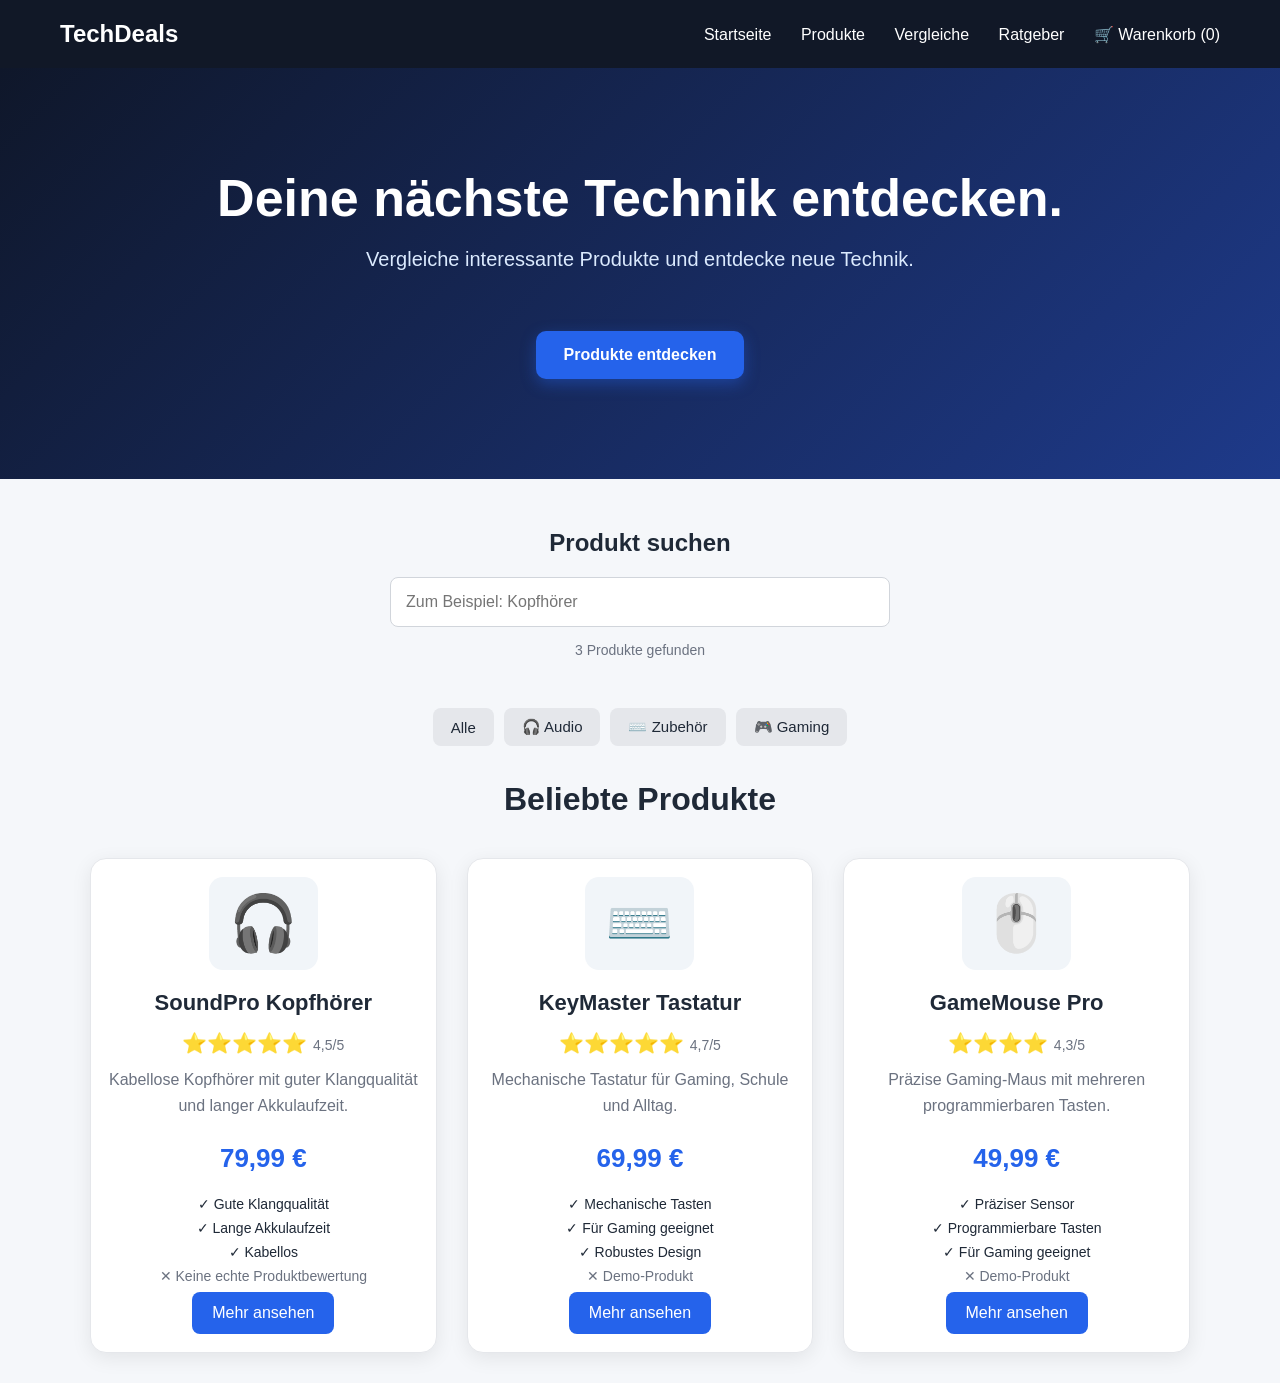
<file: index.html>
<!DOCTYPE html>
<html lang="de">

<head>
    <meta charset="UTF-8">
    <meta name="viewport" content="width=device-width, initial-scale=1.0">

    <title>TechDeals – Technik entdecken</title>

    <link rel="stylesheet" href="style.css">
</head>

<body>

    <header>
        <div class="logo">TechDeals</div>

        <nav>
            <a href="index.html">Startseite</a>
            <a href="produkte.html">Produkte</a>
            <a href="vergleich.html">Vergleiche</a>
            <a href="ratgeber.html">Ratgeber</a>
            <a href="warenkorb.html" id="warenkorbLink">🛒 Warenkorb (0)</a>
        </nav>
    </header>

    <main>

        <section class="hero">
            <h1>Deine nächste Technik entdecken.</h1>

            <p>
                Vergleiche interessante Produkte und
                entdecke neue Technik.
            </p>

            <a href="#" class="button">
                Produkte entdecken
            </a>
        </section>
        <section class="search-section">

    <h2>Produkt suchen</h2>

    <input
        type="text"
        id="produktsuche"
        placeholder="Zum Beispiel: Kopfhörer"
        oninput="sucheProdukte()"
    >

    <p id="produktAnzahl">3 Produkte gefunden</p>

</section><section class="products">
<div class="categories">

    <button onclick="filterProdukte('alle')">Alle</button>
    <button onclick="filterProdukte('audio')">🎧 Audio</button>
    <button onclick="filterProdukte('zubehoer')">⌨️ Zubehör</button>
    <button onclick="filterProdukte('gaming')">🎮 Gaming</button>

</div>
            <h2>Beliebte Produkte</h2>

            <div class="product-grid">
              <div class="product-card" data-kategorie="audio">

    <div class="product-icon">🎧</div>

    <h3>SoundPro Kopfhörer</h3>

    <div class="rating">⭐⭐⭐⭐⭐ <span>4,5/5</span></div>

    <p>
        Kabellose Kopfhörer mit guter Klangqualität
        und langer Akkulaufzeit.
    </p>

    <div class="price">79,99 €</div>

    <ul class="pros-cons">
        <li>✓ Gute Klangqualität</li>
        <li>✓ Lange Akkulaufzeit</li>
        <li>✓ Kabellos</li>
        <li class="negative">✕ Keine echte Produktbewertung</li>
    </ul>

    <a href="produkt.html" class="product-button">
        Mehr ansehen
    </a>

</div>  

                <div class="product-card" data-kategorie="zubehoer">

    <div class="product-icon">⌨️</div>

    <h3>KeyMaster Tastatur</h3>

    <div class="rating">⭐⭐⭐⭐⭐ <span>4,7/5</span></div>

    <p>
        Mechanische Tastatur für Gaming,
        Schule und Alltag.
    </p>

    <div class="price">69,99 €</div>

    <ul class="pros-cons">
        <li>✓ Mechanische Tasten</li>
        <li>✓ Für Gaming geeignet</li>
        <li>✓ Robustes Design</li>
        <li class="negative">✕ Demo-Produkt</li>
    </ul>

    <a href="keymaster.html" class="product-button">
        Mehr ansehen
    </a>

</div>

                <div class="product-card" data-kategorie="gaming">

    <div class="product-icon">🖱️</div>

    <h3>GameMouse Pro</h3>

    <div class="rating">⭐⭐⭐⭐ <span>4,3/5</span></div>

    <p>
        Präzise Gaming-Maus mit mehreren
        programmierbaren Tasten.
    </p>

    <div class="price">49,99 €</div>

    <ul class="pros-cons">
        <li>✓ Präziser Sensor</li>
        <li>✓ Programmierbare Tasten</li>
        <li>✓ Für Gaming geeignet</li>
        <li class="negative">✕ Demo-Produkt</li>
    </ul>

    <a href="gamemouse.html" class="product-button">
        Mehr ansehen
    </a>

</div>

            </div>

        </section>
    </main>

<script src="script.js"></script></body>

</html>
</file>
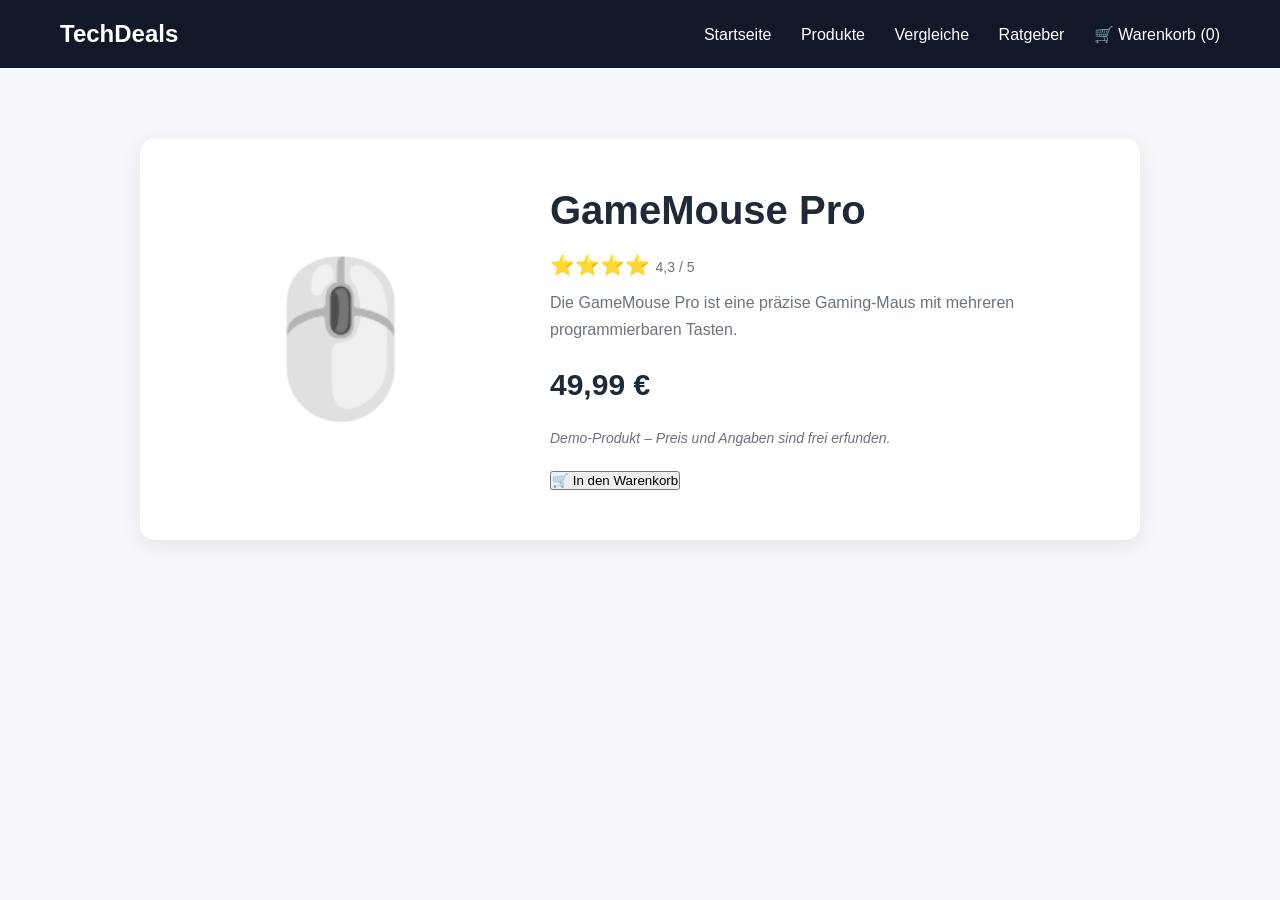
<file: gamemouse.html>
<!DOCTYPE html>
<html lang="de">

<head>
    <meta charset="UTF-8">
    <meta name="viewport" content="width=device-width, initial-scale=1.0">

    <title>GameMouse Pro – TechDeals</title>

    <link rel="stylesheet" href="style.css">
</head>

<body>

    <header>

        <div class="logo">TechDeals</div>

        <nav>
            <a href="index.html">Startseite</a>
            <a href="produkte.html">Produkte</a>
            <a href="vergleich.html">Vergleiche</a>
            <a href="ratgeber.html">Ratgeber</a>
            <a href="warenkorb.html" id="warenkorbLink">🛒 Warenkorb (0)</a>
        </nav>

    </header>


    <main>

        <section class="product-detail">

            <div class="product-detail-icon">
                🖱️
            </div>


            <div class="product-info">

                <h1>GameMouse Pro</h1>

                <div class="rating">
                    ⭐⭐⭐⭐
                    <span>4,3 / 5</span>
                </div>

                <p>
                    Die GameMouse Pro ist eine präzise Gaming-Maus
                    mit mehreren programmierbaren Tasten.
                </p>

                <h2>49,99 €</h2>

                <p class="demo-notice">
                    Demo-Produkt – Preis und Angaben sind frei erfunden.
                </p>

              <button
    class="cart-button"
    onclick="inWarenkorb('GameMouse', 49.99)">
    🛒 In den Warenkorb
</button>  

            </div>

        </section>

    </main>
<script src="script.js"></script>
</body>

</html>
</file>
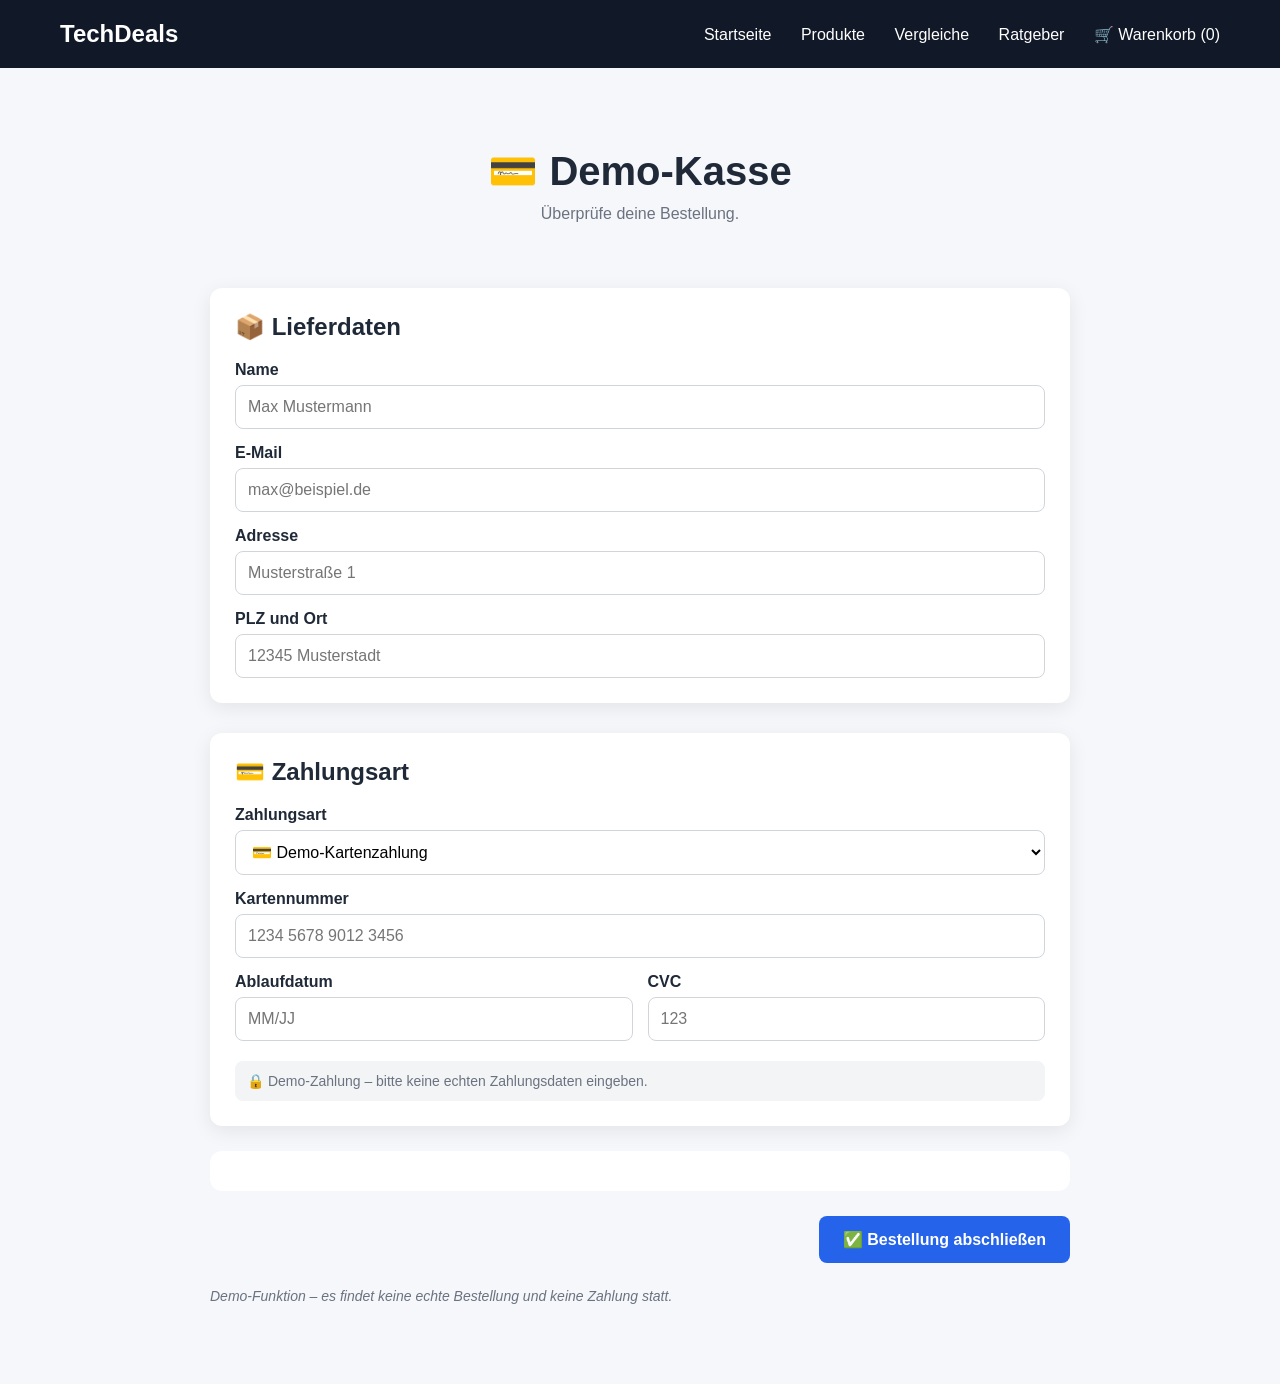
<file: kasse.html>
<!DOCTYPE html>
<html lang="de">

<head>
    <meta charset="UTF-8">
    <meta name="viewport" content="width=device-width, initial-scale=1.0">

    <title>Kasse – TechDeals</title>

    <link rel="stylesheet" href="style.css">
</head>

<body>

    <header>

        <div class="logo">TechDeals</div>

        <nav>
            <a href="index.html">Startseite</a>
            <a href="produkte.html">Produkte</a>
            <a href="vergleich.html">Vergleiche</a>
            <a href="ratgeber.html">Ratgeber</a>
            <a href="warenkorb.html" id="warenkorbLink">
                🛒 Warenkorb (0)
            </a>
        </nav>

    </header>

    <main>

        <section class="checkout">

            <h1>💳 Demo-Kasse</h1>

            <p class="checkout-intro">
                Überprüfe deine Bestellung.
            </p>


            <div id="kassenAnzeige">
                <!-- Bestellung wird hier angezeigt -->
            </div>
<div class="customer-form">

    <h2>📦 Lieferdaten</h2>

    <label for="name">Name</label>
    <input type="text" id="name" placeholder="Max Mustermann">

    <label for="email">E-Mail</label>
    <input type="email" id="email" placeholder="max@beispiel.de">

    <label for="adresse">Adresse</label>
    <input type="text" id="adresse" placeholder="Musterstraße 1">

    <label for="ort">PLZ und Ort</label>
    <input type="text" id="ort" placeholder="12345 Musterstadt">

</div>
<div class="payment-form">

    <h2>💳 Zahlungsart</h2>

    <label for="zahlung">Zahlungsart</label>

    <select id="zahlung" onchange="zahlungsartAendern()">
        <option value="karte">💳 Demo-Kartenzahlung</option>
        <option value="paypal">🅿️ Demo-PayPal</option>
        <option value="ueberweisung">🏦 Demo-Überweisung</option>
    </select>

    <div id="kartenDaten">

        <label for="kartennummer">Kartennummer</label>
        <input
            type="text"
            id="kartennummer"
            placeholder="1234 5678 9012 3456">

        <div class="card-row">

            <div>
                <label for="ablaufdatum">Ablaufdatum</label>
                <input
                    type="text"
                    id="ablaufdatum"
                    placeholder="MM/JJ">
            </div>

            <div>
                <label for="cvc">CVC</label>
                <input
                    type="text"
                    id="cvc"
                    placeholder="123">
            </div>

        </div>

    </div>

    <p class="payment-demo-notice">
        🔒 Demo-Zahlung – bitte keine echten Zahlungsdaten eingeben.
    </p>

</div>
            <div id="kassenSumme"></div>

            <button class="order-button" onclick="bestellungAbschliessen()">
                ✅ Bestellung abschließen
            </button>

            <p class="demo-notice">
                Demo-Funktion – es findet keine echte Bestellung
                und keine Zahlung statt.
            </p>

        </section>

    </main>

    <script src="script.js"></script>

</body>

</html>
</file>
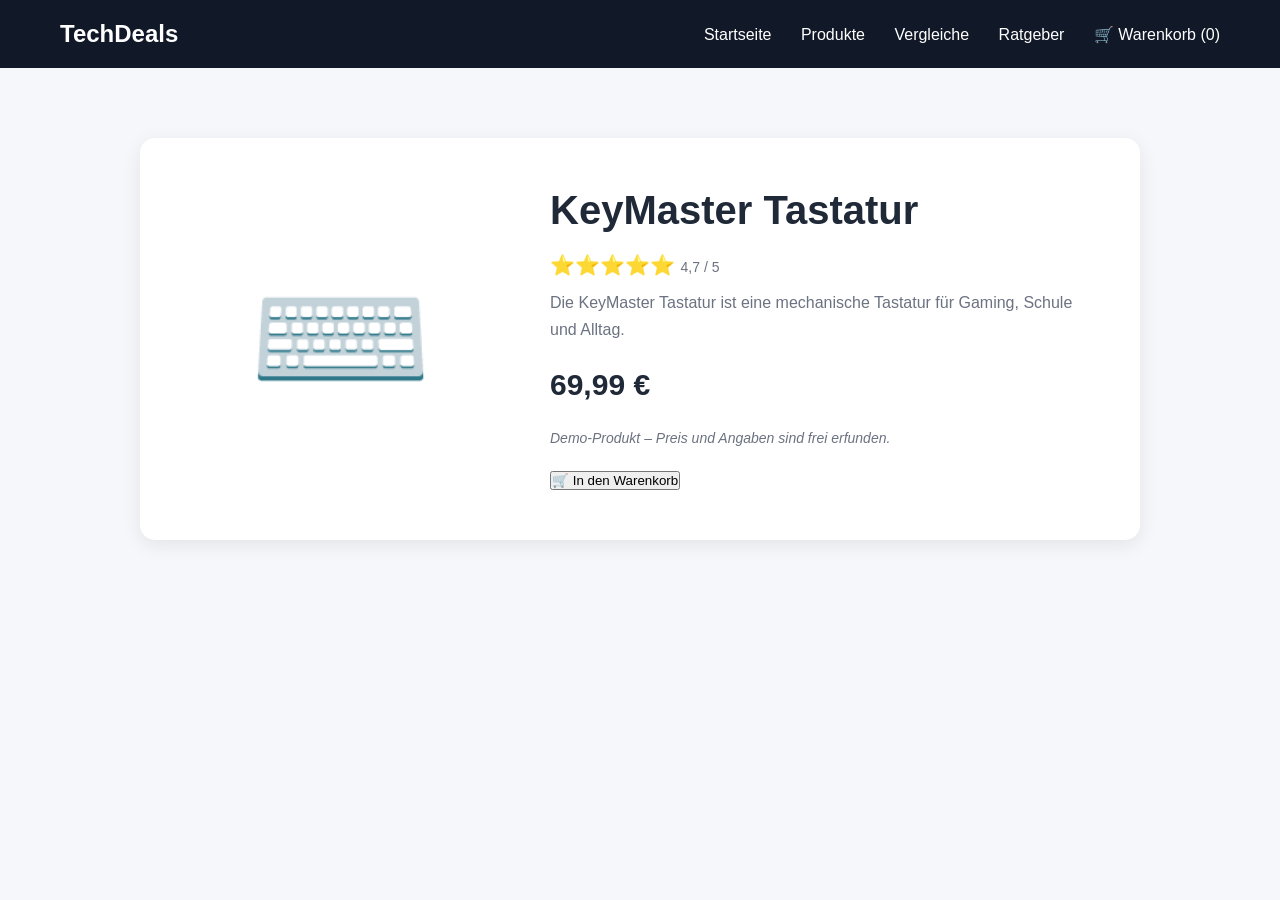
<file: keymaster.html>
<!DOCTYPE html>
<html lang="de">

<head>
    <meta charset="UTF-8">
    <meta name="viewport" content="width=device-width, initial-scale=1.0">

    <title>KeyMaster Tastatur – TechDeals</title>

    <link rel="stylesheet" href="style.css">
</head>

<body>

    <header>

        <div class="logo">TechDeals</div>

        <nav>
            <a href="index.html">Startseite</a>
            <a href="produkte.html">Produkte</a>
            <a href="vergleich.html">Vergleiche</a>
            <a href="ratgeber.html">Ratgeber</a>
            <a href="warenkorb.html" id="warenkorbLink">🛒 Warenkorb (0)</a>
        </nav>

    </header>


    <main>

        <section class="product-detail">

            <div class="product-detail-icon">
                ⌨️
            </div>


            <div class="product-info">

                <h1>KeyMaster Tastatur</h1>

                <div class="rating">
                    ⭐⭐⭐⭐⭐
                    <span>4,7 / 5</span>
                </div>

                <p>
                    Die KeyMaster Tastatur ist eine mechanische
                    Tastatur für Gaming, Schule und Alltag.
                </p>

                <h2>69,99 €</h2>

                <p class="demo-notice">
                    Demo-Produkt – Preis und Angaben sind frei erfunden.
                </p>

                <button
    class="cart-button"
    onclick="inWarenkorb('KeyMaster', 69.99)">
    🛒 In den Warenkorb
</button>

            </div>

        </section>

    </main>
<script src="script.js"></script>
</body>

</html>
</file>
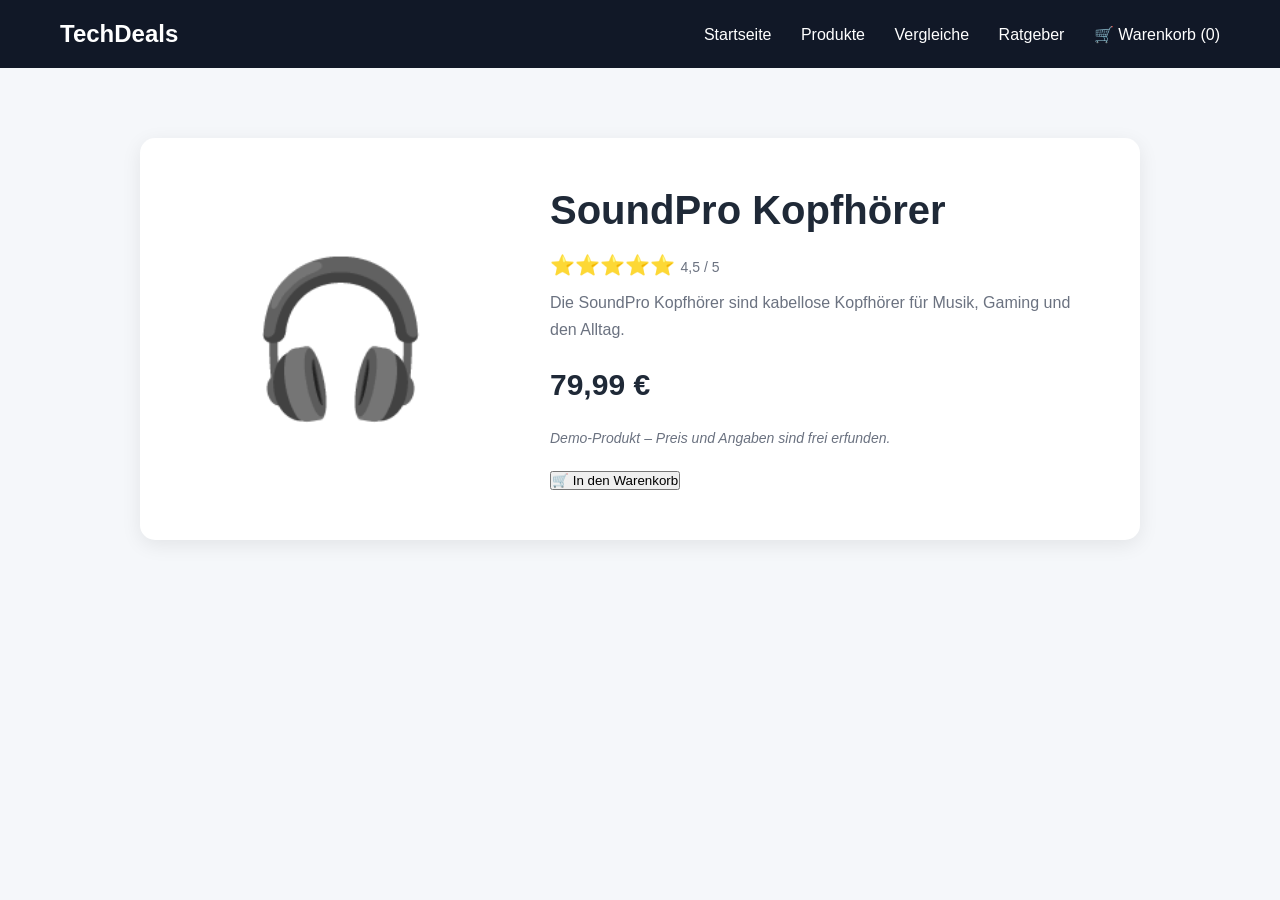
<file: produkt.html>
<!DOCTYPE html>
<html lang="de">

<head>
    <meta charset="UTF-8">
    <meta name="viewport" content="width=device-width, initial-scale=1.0">

    <title>SoundPro Kopfhörer – TechDeals</title>

    <link rel="stylesheet" href="style.css">
</head>

<body>

    <header>
        <div class="logo">TechDeals</div>

        <nav>
            <a href="index.html">Startseite</a>
            <a href="produkte.html">Produkte</a>
            <a href="vergleich.html">Vergleiche</a>
            <a href="ratgeber.html">Ratgeber</a>
            <a href="warenkorb.html" id="warenkorbLink">🛒 Warenkorb (0)</a>
        </nav>
    </header>

    <main>

        <section class="product-detail">

            <div class="product-detail-icon">
                🎧
            </div>

            <div class="product-info">

                <h1>SoundPro Kopfhörer</h1>

                <div class="rating">
                    ⭐⭐⭐⭐⭐
                    <span>4,5 / 5</span>
                </div>

                <p>
                    Die SoundPro Kopfhörer sind kabellose Kopfhörer
                    für Musik, Gaming und den Alltag.
                </p>

                <h2>79,99 €</h2>

                <p class="demo-notice">
                    Demo-Produkt – Preis und Angaben sind frei erfunden.
                </p>

                <button
    class="cart-button"
    onclick="inWarenkorb('SoundPro', 79.99)">
    🛒 In den Warenkorb
</button>

            </div>

        </section>

    </main>
<script src="script.js"></script>
</body>

</html>
</file>
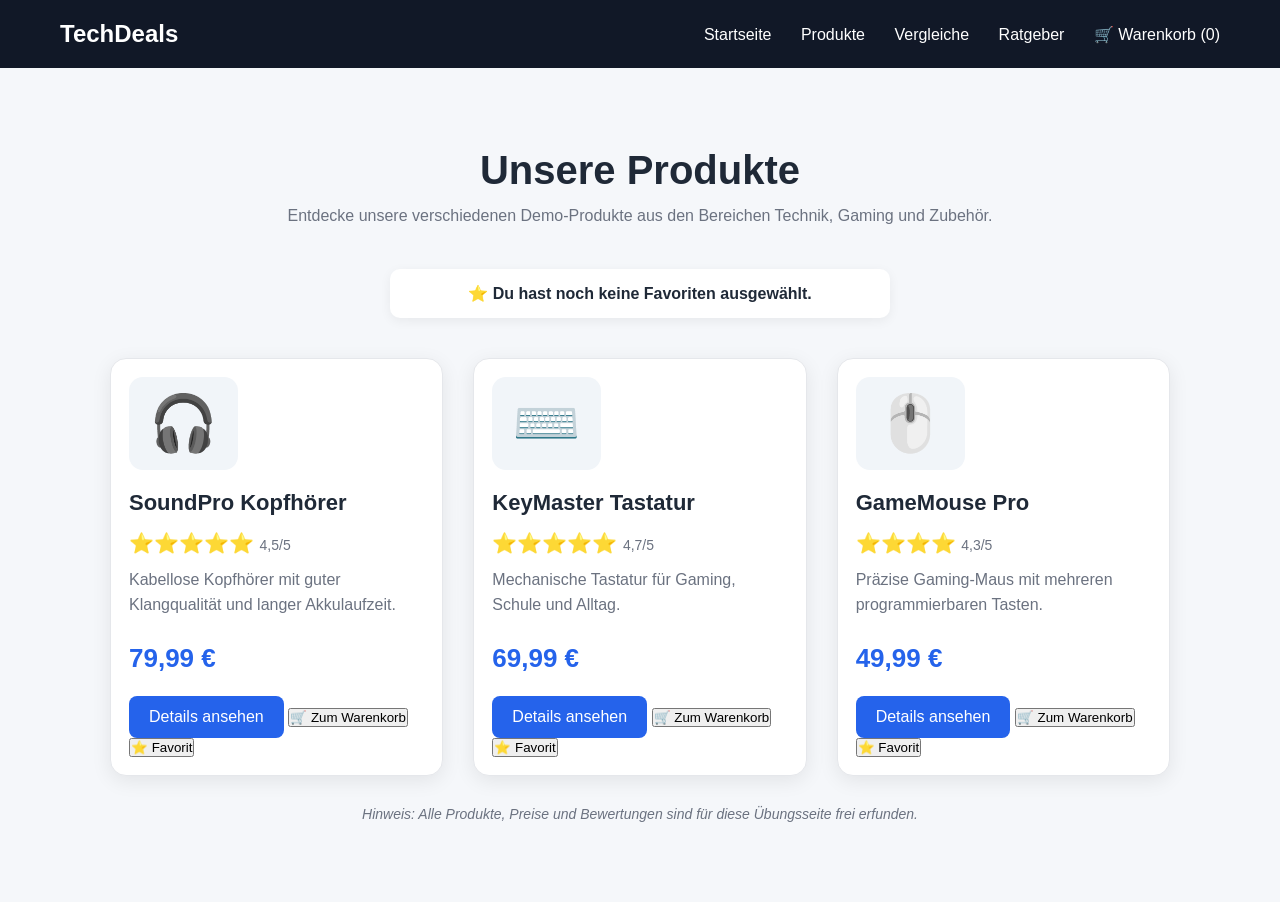
<file: produkte.html>
<!DOCTYPE html>
<html lang="de">

<head>
    <meta charset="UTF-8">
    <meta name="viewport" content="width=device-width, initial-scale=1.0">

    <title>Produkte – TechDeals</title>

    <link rel="stylesheet" href="style.css">
</head>

<body>

    <header>

        <div class="logo">TechDeals</div>

        <nav>
            <a href="index.html">Startseite</a>
            <a href="produkte.html">Produkte</a>
            <a href="vergleich.html">Vergleiche</a>
            <a href="ratgeber.html">Ratgeber</a>
            <a href="warenkorb.html" id="warenkorbLink">🛒 Warenkorb (0)</a>
        </nav>

    </header>


    <main>

        <section class="products-page">

            <h1>Unsere Produkte</h1>

            <p class="products-intro">
                Entdecke unsere verschiedenen Demo-Produkte
                aus den Bereichen Technik, Gaming und Zubehör.
            </p>
            <div id="favoriteAnzeige" class="favorite-display">
    ⭐ Du hast noch keine Favoriten ausgewählt.
</div>

            <div class="product-grid">

                <div class="product-card">

                    <div class="product-icon">🎧</div>

                    <h3>SoundPro Kopfhörer</h3>

                    <div class="rating">
                        ⭐⭐⭐⭐⭐ <span>4,5/5</span>
                    </div>

                    <p>
                        Kabellose Kopfhörer mit guter
                        Klangqualität und langer Akkulaufzeit.
                    </p>

                    <div class="price">79,99 €</div>

                 <a href="produkt.html" class="product-button">
                    Details ansehen
                </a>
<button
    class="cart-button"
    onclick="inWarenkorb('SoundPro', 79.99)">
    🛒 Zum Warenkorb
</button>
                <button
    class="favorite-button"
    onclick="favoritSetzen('SoundPro', this)">
    ⭐ Favorit
</button>
                </div>


                <div class="product-card">

                    <div class="product-icon">⌨️</div>

                    <h3>KeyMaster Tastatur</h3>

                    <div class="rating">
                        ⭐⭐⭐⭐⭐ <span>4,7/5</span>
                    </div>

                    <p>
                        Mechanische Tastatur für Gaming,
                        Schule und Alltag.
                    </p>

                    <div class="price">69,99 €</div>

                    <a href="keymaster.html" class="product-button">
                        Details ansehen
                    </a>
                    <button
    class="cart-button"
    onclick="inWarenkorb('KeyMaster', 69.99)">
    🛒 Zum Warenkorb
</button>
<button
    class="favorite-button"
    onclick="favoritSetzen('KeyMaster', this)">
    ⭐ Favorit
</button>

                </div>


                <div class="product-card">

                    <div class="product-icon">🖱️</div>

                    <h3>GameMouse Pro</h3>

                    <div class="rating">
                        ⭐⭐⭐⭐ <span>4,3/5</span>
                    </div>

                    <p>
                        Präzise Gaming-Maus mit mehreren
                        programmierbaren Tasten.
                    </p>

                    <div class="price">49,99 €</div>

                    <a href="gamemouse.html" class="product-button">
                        Details ansehen
                    </a>   
                    <button
    class="cart-button"
    onclick="inWarenkorb('GameMouse', 49.99)">
    🛒 Zum Warenkorb
</button>
 <button
    class="favorite-button"
    onclick="favoritSetzen('GameMouse', this)">
    ⭐ Favorit
</button>
                    

                </div>

            </div>


            <p class="demo-notice">
                Hinweis: Alle Produkte, Preise und Bewertungen
                sind für diese Übungsseite frei erfunden.
            </p>

        </section>

    </main>

    <script src="script.js"></script>

</body>

</html>
</file>
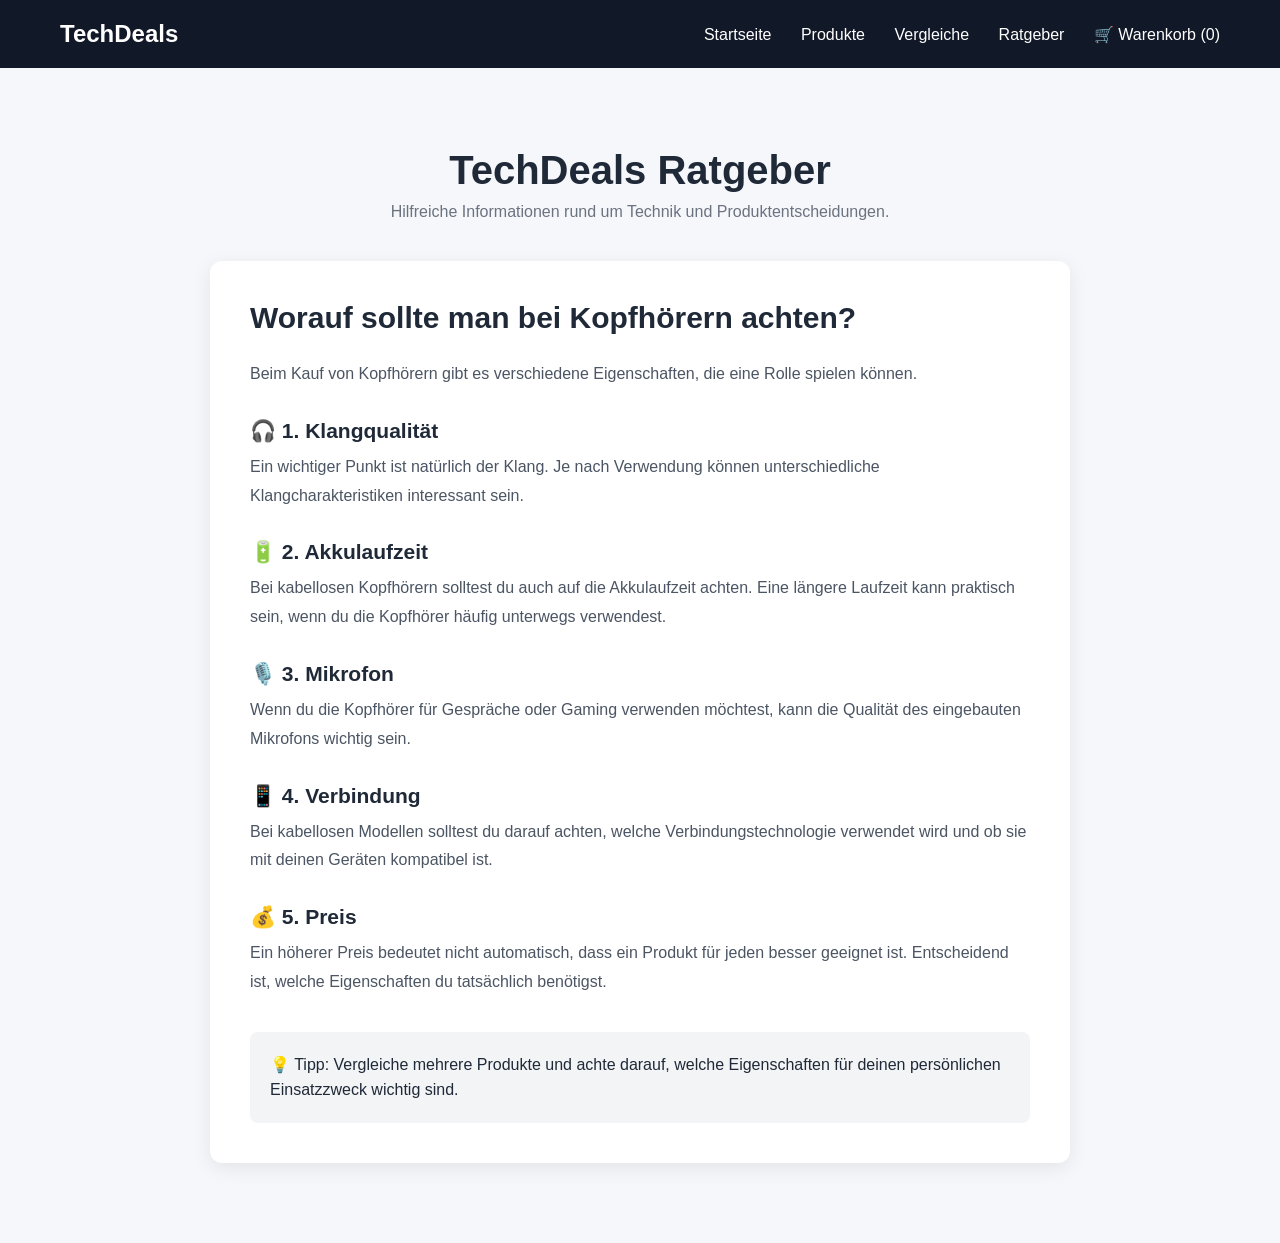
<file: ratgeber.html>
<!DOCTYPE html>
<html lang="de">

<head>
    <meta charset="UTF-8">
    <meta name="viewport" content="width=device-width, initial-scale=1.0">

    <title>Ratgeber – TechDeals</title>

    <link rel="stylesheet" href="style.css">
</head>

<body>

    <header>
        <div class="logo">TechDeals</div>

        <nav>
            <a href="index.html">Startseite</a>
            <a href="produkte.html">Produkte</a>
            <a href="vergleich.html">Vergleiche</a>
            <a href="ratgeber.html">Ratgeber</a>
            <a href="warenkorb.html" id="warenkorbLink">🛒 Warenkorb (0)</a>
        </nav>
    </header>

    <main>

        <section class="guide">

            <h1>TechDeals Ratgeber</h1>

            <p class="guide-intro">
                Hilfreiche Informationen rund um Technik und
                Produktentscheidungen.
            </p>

            <article class="guide-article">

                <h2>Worauf sollte man bei Kopfhörern achten?</h2>

                <p>
                    Beim Kauf von Kopfhörern gibt es verschiedene
                    Eigenschaften, die eine Rolle spielen können.
                </p>

                <h3>🎧 1. Klangqualität</h3>

                <p>
                    Ein wichtiger Punkt ist natürlich der Klang.
                    Je nach Verwendung können unterschiedliche
                    Klangcharakteristiken interessant sein.
                </p>

                <h3>🔋 2. Akkulaufzeit</h3>

                <p>
                    Bei kabellosen Kopfhörern solltest du auch auf
                    die Akkulaufzeit achten. Eine längere Laufzeit
                    kann praktisch sein, wenn du die Kopfhörer
                    häufig unterwegs verwendest.
                </p>

                <h3>🎙️ 3. Mikrofon</h3>

                <p>
                    Wenn du die Kopfhörer für Gespräche oder Gaming
                    verwenden möchtest, kann die Qualität des
                    eingebauten Mikrofons wichtig sein.
                </p>

                <h3>📱 4. Verbindung</h3>

                <p>
                    Bei kabellosen Modellen solltest du darauf achten,
                    welche Verbindungstechnologie verwendet wird und
                    ob sie mit deinen Geräten kompatibel ist.
                </p>

                <h3>💰 5. Preis</h3>

                <p>
                    Ein höherer Preis bedeutet nicht automatisch,
                    dass ein Produkt für jeden besser geeignet ist.
                    Entscheidend ist, welche Eigenschaften du
                    tatsächlich benötigst.
                </p>

                <div class="guide-tip">
                    💡 Tipp: Vergleiche mehrere Produkte und achte
                    darauf, welche Eigenschaften für deinen
                    persönlichen Einsatzzweck wichtig sind.
                </div>

            </article>

        </section>

    </main>
<script src="script.js"></script>
</body>

</html>
</file>
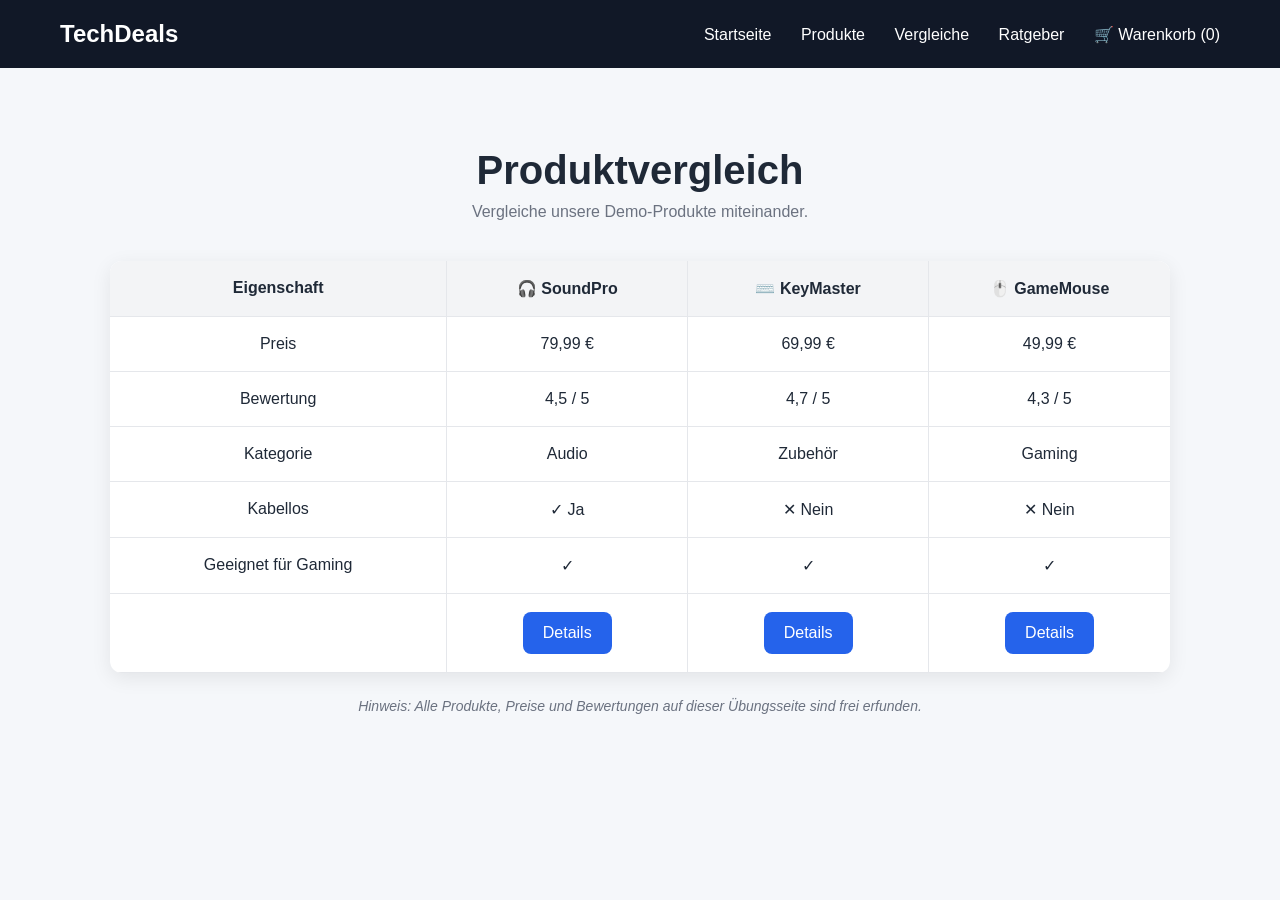
<file: vergleich.html>
<!DOCTYPE html>
<html lang="de">

<head>
    <meta charset="UTF-8">
    <meta name="viewport" content="width=device-width, initial-scale=1.0">

    <title>Produktvergleich – TechDeals</title>

    <link rel="stylesheet" href="style.css">
</head>

<body>

    <header>
        <div class="logo">TechDeals</div>

        <nav>
            <a href="index.html">Startseite</a>
            <a href="produkte.html">Produkte</a>
            <a href="vergleich.html">Vergleiche</a>
            <a href="ratgeber.html">Ratgeber</a>
            <a href="warenkorb.html" id="warenkorbLink">🛒 Warenkorb (0)</a>
        </nav>
    </header>

    <main>

        <section class="comparison">

            <h1>Produktvergleich</h1>

            <p class="comparison-intro">
                Vergleiche unsere Demo-Produkte miteinander.
            </p>

            <div class="comparison-table">

                <div class="comparison-row comparison-header">
                    <div>Eigenschaft</div>
                    <div>🎧 SoundPro</div>
                    <div>⌨️ KeyMaster</div>
                    <div>🖱️ GameMouse</div>
                </div>

                <div class="comparison-row">
                    <div>Preis</div>
                    <div>79,99 €</div>
                    <div>69,99 €</div>
                    <div>49,99 €</div>
                </div>

                <div class="comparison-row">
                    <div>Bewertung</div>
                    <div>4,5 / 5</div>
                    <div>4,7 / 5</div>
                    <div>4,3 / 5</div>
                </div>

                <div class="comparison-row">
                    <div>Kategorie</div>
                    <div>Audio</div>
                    <div>Zubehör</div>
                    <div>Gaming</div>
                </div>

                <div class="comparison-row">
                    <div>Kabellos</div>
                    <div>✓ Ja</div>
                    <div>✕ Nein</div>
                    <div>✕ Nein</div>
                </div>

                <div class="comparison-row">
                    <div>Geeignet für Gaming</div>
                    <div>✓</div>
                    <div>✓</div>
                    <div>✓</div>
                </div>

                <div class="comparison-row">
                    <div></div>
                    <div>
                        <a href="produkt.html" class="product-button">
                            Details
                        </a>
                    </div>
                    <div>
                        <a href="#" class="product-button">
                            Details
                        </a>
                    </div>
                    <div>
                        <a href="#" class="product-button">
                            Details
                        </a>
                    </div>
                </div>

            </div>

            <p class="demo-notice">
                Hinweis: Alle Produkte, Preise und Bewertungen auf dieser
                Übungsseite sind frei erfunden.
            </p>

        </section>

    </main>
<script src="script.js"></script>
</body>

</html>
</file>
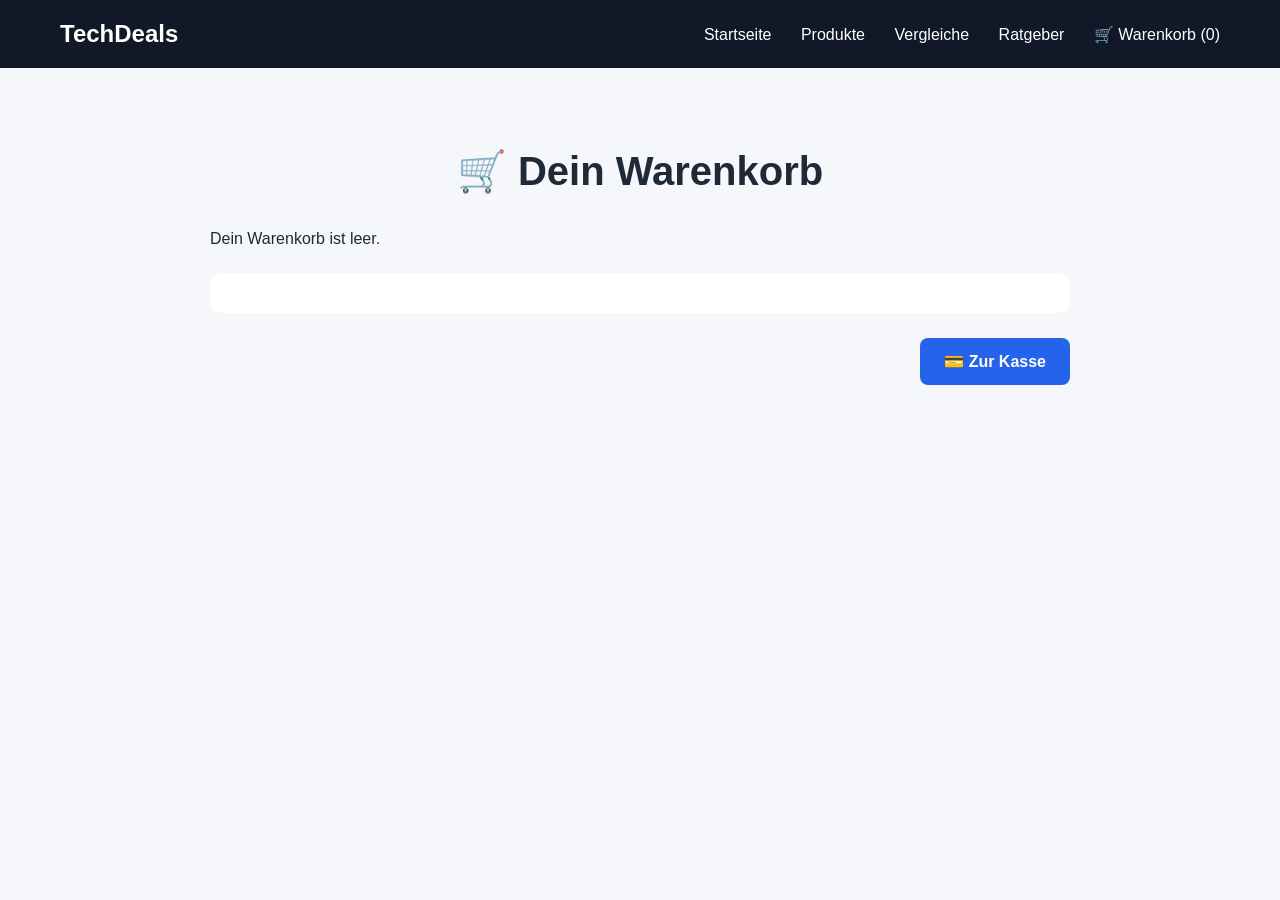
<file: warenkorb.html>
<!DOCTYPE html>
<html lang="de">

<head>
    <meta charset="UTF-8">
    <meta name="viewport" content="width=device-width, initial-scale=1.0">

    <title>Warenkorb – TechDeals</title>

    <link rel="stylesheet" href="style.css">
</head>

<body>

    <header>

        <div class="logo">TechDeals</div>

        <nav>
            <a href="index.html">Startseite</a>
            <a href="produkte.html">Produkte</a>
            <a href="vergleich.html">Vergleiche</a>
            <a href="ratgeber.html">Ratgeber</a>
            <a href="warenkorb.html" id="warenkorbLink">🛒 Warenkorb (0)</a>
        </nav>

    </header>

    <main>

        <section class="cart">

            <h1>🛒 Dein Warenkorb</h1>

            <div id="warenkorbAnzeige">
    Dein Warenkorb ist leer.
</div>

<div id="warenkorbSumme"></div>
<a href="kasse.html" class="checkout-button">
    💳 Zur Kasse
</a>

        </section>

    </main>

    <script src="script.js"></script>

</body>

</html>
</file>
<file: style.css>
* {
    margin: 0;
    padding: 0;
    box-sizing: border-box;
}

body {
    font-family: Arial, sans-serif;
    background-color: #f5f7fa;
    color: #1f2937;
}

header {
    background-color: #111827;
    color: white;
    padding: 20px 60px;
    display: flex;
    justify-content: space-between;
    align-items: center;
}

.logo {
    font-size: 24px;
    font-weight: bold;
}

nav a {
    color: white;
    text-decoration: none;
    margin-left: 25px;
}

.hero {
    text-align: center;
    padding: 100px 20px;
    background: linear-gradient(135deg, #0f172a, #1e3a8a);
    color: white;
}

.hero h1 {
    font-size: 52px;
    margin-bottom: 20px;
}

.hero p {
    font-size: 20px;
    color: #dbeafe;
    margin-bottom: 30px;
}

.button {
    display: inline-block;
    margin-top: 30px;
    padding: 15px 28px;
    background-color: #2563eb;
    color: white;
    text-decoration: none;
    border-radius: 10px;
    font-weight: bold;
    box-shadow: 0 5px 15px rgba(37, 99, 235, 0.4);
    transition: transform 0.2s, box-shadow 0.2s;
}

.button:hover {
    transform: translateY(-3px);
    box-shadow: 0 8px 22px rgba(37, 99, 235, 0.6);
}

.button:hover {
    background-color: #1d4ed8;
}.products {
    padding: 30px 60px;
    text-align: center;
}

.products h2 {
    font-size: 32px;
    margin-bottom: 40px;
}

.product-grid {
    display: grid;
    grid-template-columns: repeat(3, 1fr);
    gap: 30px;
    max-width: 1100px;
    margin: 0 auto;
}

.product-card {
    background-color: white;
    padding: 18px;
    border-radius: 16px;
    box-shadow: 0 5px 20px rgba(0, 0, 0, 0.08);
    transition: transform 0.25s, box-shadow 0.25s;
    border: 1px solid #e5e7eb;
}

.product-card:hover {
    transform: translateY(-8px);
    box-shadow: 0 12px 30px rgba(37, 99, 235, 0.18);
}


.product-icon {
    display: inline-block;
    font-size: 55px;
    margin-bottom: 20px;
    padding: 14px 20px;
    background-color: #f1f5f9;
    border-radius: 14px;
}

.product-card h3 {
    font-size: 22px;
    margin-bottom: 15px;
}

.product-card p {
    color: #6b7280;
    line-height: 1.6;
    margin-bottom: 25px;
}

.product-button {
    display: inline-block;
    padding: 12px 20px;
    background-color: #2563eb;
    color: white;
    text-decoration: none;
    border-radius: 8px;
}

.product-button:hover {
    background-color: #1d4ed8;
}.product-detail {
    max-width: 1000px;
    margin: 70px auto;
    padding: 50px;
    background-color: white;
    border-radius: 15px;
    box-shadow: 0 5px 20px rgba(0, 0, 0, 0.08);

    display: flex;
    align-items: center;
    gap: 60px;
}

.product-detail-icon {
    font-size: 150px;
    min-width: 300px;
    text-align: center;
}

.product-info {
    flex: 1;
}

.product-info h1 {
    font-size: 40px;
    margin-bottom: 20px;
}

.rating {
    font-size: 20px;
    margin-bottom: 25px;
}

.rating span {
    color: #6b7280;
    font-size: 16px;
}

.product-info p {
    color: #6b7280;
    line-height: 1.7;
    margin-bottom: 20px;
}

.product-info h2 {
    font-size: 30px;
    margin: 25px 0;
}

.demo-notice {
    font-size: 14px;
    font-style: italic;
}

.shop-button {
    display: inline-block;
    margin-top: 10px;
    padding: 15px 25px;
    background-color: #2563eb;
    color: white;
    text-decoration: none;
    border-radius: 8px;
}

.shop-button:hover {
    background-color: #1d4ed8;
}.search-section {
    text-align: center;
    padding: 50px 20px 20px;
}

.search-section h2 {
    margin-bottom: 20px;
}

.search-section input {
    width: 100%;
    max-width: 500px;
    padding: 15px;
    font-size: 16px;
    border: 1px solid #d1d5db;
    border-radius: 8px;
    outline: none;
}

.search-section input:focus {
    border-color: #2563eb;
}.categories {
    display: flex;
    justify-content: center;
    gap: 10px;
    margin-bottom: 35px;
    flex-wrap: wrap;
}

.categories button {
    padding: 10px 18px;
    border: none;
    border-radius: 8px;
    background-color: #e5e7eb;
    color: #1f2937;
    cursor: pointer;
    font-size: 15px;
}

.categories button:hover {
    background-color: #d1d5db;
}#produktAnzahl {
    margin-top: 15px;
    color: #6b7280;
    font-size: 14px;
}
.price {
    font-size: 26px;
    font-weight: bold;
    margin: 22px 0;
    color: #2563eb;
}

.rating {
    margin: 12px 0;
}

.rating span {
    color: #6b7280;
    font-size: 14px;
}

.pros-cons {
    list-style: none;
    padding: 0;
    margin: 8px 0;
    text-align: center;
}

.pros-cons li {
    margin: 8px 0;
    font-size: 14px;
}

.pros-cons .negative {
    color: #6b7280;
}.comparison {
    max-width: 1100px;
    margin: 60px auto;
    padding: 20px;
    text-align: center;
}

.comparison h1 {
    font-size: 40px;
    margin-bottom: 10px;
}

.comparison-intro {
    color: #6b7280;
    margin-bottom: 40px;
}

.comparison-table {
    background-color: white;
    border-radius: 12px;
    overflow: hidden;
    box-shadow: 0 5px 20px rgba(0, 0, 0, 0.08);
}

.comparison-row {
    display: grid;
    grid-template-columns: 1.4fr 1fr 1fr 1fr;
    border-bottom: 1px solid #e5e7eb;
}

.comparison-row > div {
    padding: 18px;
    border-right: 1px solid #e5e7eb;
}

.comparison-row > div:last-child {
    border-right: none;
}

.comparison-header {
    font-weight: bold;
    background-color: #f3f4f6;
}

.demo-notice {
    margin-top: 25px;
    color: #6b7280;
    font-size: 14px;
}.guide {
    max-width: 900px;
    margin: 60px auto;
    padding: 20px;
}

.guide h1 {
    text-align: center;
    font-size: 40px;
    margin-bottom: 10px;
}

.guide-intro {
    text-align: center;
    color: #6b7280;
    margin-bottom: 40px;
}

.guide-article {
    background-color: white;
    padding: 40px;
    border-radius: 12px;
    box-shadow: 0 5px 20px rgba(0, 0, 0, 0.08);
}

.guide-article h2 {
    font-size: 30px;
    margin-bottom: 25px;
}

.guide-article h3 {
    font-size: 21px;
    margin-top: 30px;
    margin-bottom: 10px;
}

.guide-article p {
    color: #4b5563;
    line-height: 1.8;
}

.guide-tip {
    margin-top: 35px;
    padding: 20px;
    background-color: #f3f4f6;
    border-radius: 8px;
    line-height: 1.6;
}/* Smartphone-Ansicht */

@media (max-width: 768px) {

    header {
        padding: 20px;
        flex-direction: column;
        gap: 15px;
    }

    nav {
        display: flex;
        flex-wrap: wrap;
        justify-content: center;
        gap: 10px;
    }

    nav a {
        margin-left: 0;
    }

    .hero {
        padding: 60px 20px;
    }

    .hero h1 {
        font-size: 36px;
    }

    .product-grid {
        grid-template-columns: 1fr;
    }

    .products {
        padding: 50px 20px;
    }

    .product-detail {
        margin: 30px 20px;
        padding: 30px 20px;
        flex-direction: column;
        gap: 30px;
    }

    .product-detail-icon {
        min-width: auto;
        font-size: 100px;
    }

    .product-info h1 {
        font-size: 32px;
    }

    .comparison {
        margin: 30px 10px;
        padding: 10px;
        overflow-x: auto;
    }

    .comparison-table {
        min-width: 700px;
    }

    .guide {
        margin: 30px 10px;
        padding: 10px;
    }

    .guide-article {
        padding: 25px 20px;
    }

}.products-page {
    max-width: 1100px;
    margin: 60px auto;
    padding: 20px;
}

.products-page h1 {
    text-align: center;
    font-size: 40px;
    margin-bottom: 10px;
}

.products-intro {
    text-align: center;
    color: #6b7280;
    margin-bottom: 40px;
    line-height: 1.6;
}

.products-page .product-grid {
    margin-bottom: 30px;
}

.products-page .demo-notice {
    text-align: center;
}.favorite-display {
    max-width: 500px;
    margin: 0 auto 40px;
    padding: 15px 20px;
    background-color: white;
    border-radius: 10px;
    text-align: center;
    font-weight: bold;
    box-shadow: 0 3px 12px rgba(0, 0, 0, 0.06);
}.remove-favorite {
    display: block;
    margin: 10px auto 30px;
    padding: 9px 16px;
    border: none;
    border-radius: 8px;
    background-color: #e5e7eb;
    color: #1f2937;
    cursor: pointer;
}

.remove-favorite:hover {
    background-color: #d1d5db;
}/* =========================
   WARENKORB
   ========================= */

.cart {
    max-width: 900px;
    margin: 60px auto;
    padding: 20px;
}

.cart h1 {
    text-align: center;
    font-size: 40px;
    margin-bottom: 35px;
}

#warenkorbAnzeige {
    display: flex;
    flex-direction: column;
    gap: 15px;
}

.cart-item {
    background-color: white;
    padding: 20px;
    border-radius: 12px;
    box-shadow: 0 5px 20px rgba(0, 0, 0, 0.08);
    display: flex;
    align-items: center;
    justify-content: space-between;
    gap: 15px;
}

.cart-item-name {
    font-weight: bold;
    font-size: 18px;
}

.cart-item-price {
    color: #6b7280;
}

.cart-item button {
    padding: 8px 12px;
    border: none;
    border-radius: 6px;
    cursor: pointer;
}

.cart-item button:hover {
    background-color: #e5e7eb;
}

#warenkorbSumme {
    margin-top: 25px;
    padding: 20px;
    background-color: white;
    border-radius: 12px;
    font-size: 22px;
    font-weight: bold;
    text-align: right;
}/* =========================
   CHECKOUT BUTTON
   ========================= */

.checkout-button {
    display: block;
    width: fit-content;
    margin: 25px 0 0 auto;
    padding: 14px 24px;
    background-color: #2563eb;
    color: white;
    text-decoration: none;
    border-radius: 8px;
    font-weight: bold;
}

.checkout-button:hover {
    background-color: #1d4ed8;
}/* =========================
   KASSE
   ========================= */

.checkout {
    max-width: 900px;
    margin: 60px auto;
    padding: 20px;
}

.checkout h1 {
    text-align: center;
    font-size: 40px;
    margin-bottom: 10px;
}

.checkout-intro {
    text-align: center;
    color: #6b7280;
    margin-bottom: 35px;
}

#kassenAnzeige {
    display: flex;
    flex-direction: column;
    gap: 15px;
}

.checkout-item {
    background-color: white;
    padding: 20px;
    border-radius: 12px;
    box-shadow: 0 5px 20px rgba(0, 0, 0, 0.08);
    display: flex;
    justify-content: space-between;
    align-items: center;
}

#kassenSumme {
    margin-top: 25px;
    padding: 20px;
    background-color: white;
    border-radius: 12px;
    font-size: 22px;
    font-weight: bold;
    text-align: right;
}

.order-button {
    display: block;
    margin: 25px 0 0 auto;
    padding: 14px 24px;
    border: none;
    background-color: #2563eb;
    color: white;
    border-radius: 8px;
    font-weight: bold;
    font-size: 16px;
    cursor: pointer;
}

.order-button:hover {
    background-color: #1d4ed8;
}/* =========================
   KUNDENDATEN
   ========================= */

.customer-form {
    margin-top: 30px;
    padding: 25px;
    background-color: white;
    border-radius: 12px;
    box-shadow: 0 5px 20px rgba(0, 0, 0, 0.08);
}

.customer-form h2 {
    margin-bottom: 20px;
}

.customer-form label {
    display: block;
    margin-top: 15px;
    margin-bottom: 6px;
    font-weight: bold;
}

.customer-form input {
    width: 100%;
    padding: 12px;
    border: 1px solid #d1d5db;
    border-radius: 8px;
    font-size: 16px;
}

.customer-form input:focus {
    outline: none;
    border-color: #2563eb;
}/* =========================
   BESTELLUNG ERFOLGREICH
   ========================= */

.success-message {
    background-color: white;
    padding: 40px;
    border-radius: 12px;
    text-align: center;
    box-shadow: 0 5px 20px rgba(0, 0, 0, 0.08);
}

.success-icon {
    font-size: 60px;
    margin-bottom: 15px;
}

.success-message h2 {
    font-size: 30px;
    margin-bottom: 15px;
}

.success-message p {
    color: #6b7280;
    margin: 8px 0;
}

.back-to-products {
    display: inline-block;
    margin-top: 25px;
    padding: 13px 22px;
    background-color: #2563eb;
    color: white;
    text-decoration: none;
    border-radius: 8px;
}

.back-to-products:hover {
    background-color: #1d4ed8;
}/* =========================
   ZAHLUNGSART
   ========================= */

.payment-form {
    margin-top: 30px;
    padding: 25px;
    background-color: white;
    border-radius: 12px;
    box-shadow: 0 5px 20px rgba(0, 0, 0, 0.08);
}

.payment-form h2 {
    margin-bottom: 20px;
}

.payment-form label {
    display: block;
    margin-top: 15px;
    margin-bottom: 6px;
    font-weight: bold;
}

.payment-form input,
.payment-form select {
    width: 100%;
    padding: 12px;
    border: 1px solid #d1d5db;
    border-radius: 8px;
    font-size: 16px;
    background-color: white;
}

.payment-form input:focus,
.payment-form select:focus {
    outline: none;
    border-color: #2563eb;
}

.card-row {
    display: grid;
    grid-template-columns: 1fr 1fr;
    gap: 15px;
}

.payment-demo-notice {
    margin-top: 20px;
    padding: 12px;
    background-color: #f3f4f6;
    border-radius: 8px;
    font-size: 14px;
    color: #6b7280;
}/* =========================
   BESTELLÜBERSICHT
   ========================= */

.ordered-products {
    margin: 25px 0;
    padding: 20px;
    background-color: #f3f4f6;
    border-radius: 10px;
    text-align: left;
}

.ordered-products h3 {
    margin-bottom: 15px;
}

.ordered-product {
    display: flex;
    justify-content: space-between;
    padding: 10px 0;
    border-bottom: 1px solid #d1d5db;
}

.ordered-total {
    margin-top: 15px;
    text-align: right;
    font-size: 18px;
    font-weight: bold;
}
</file>
